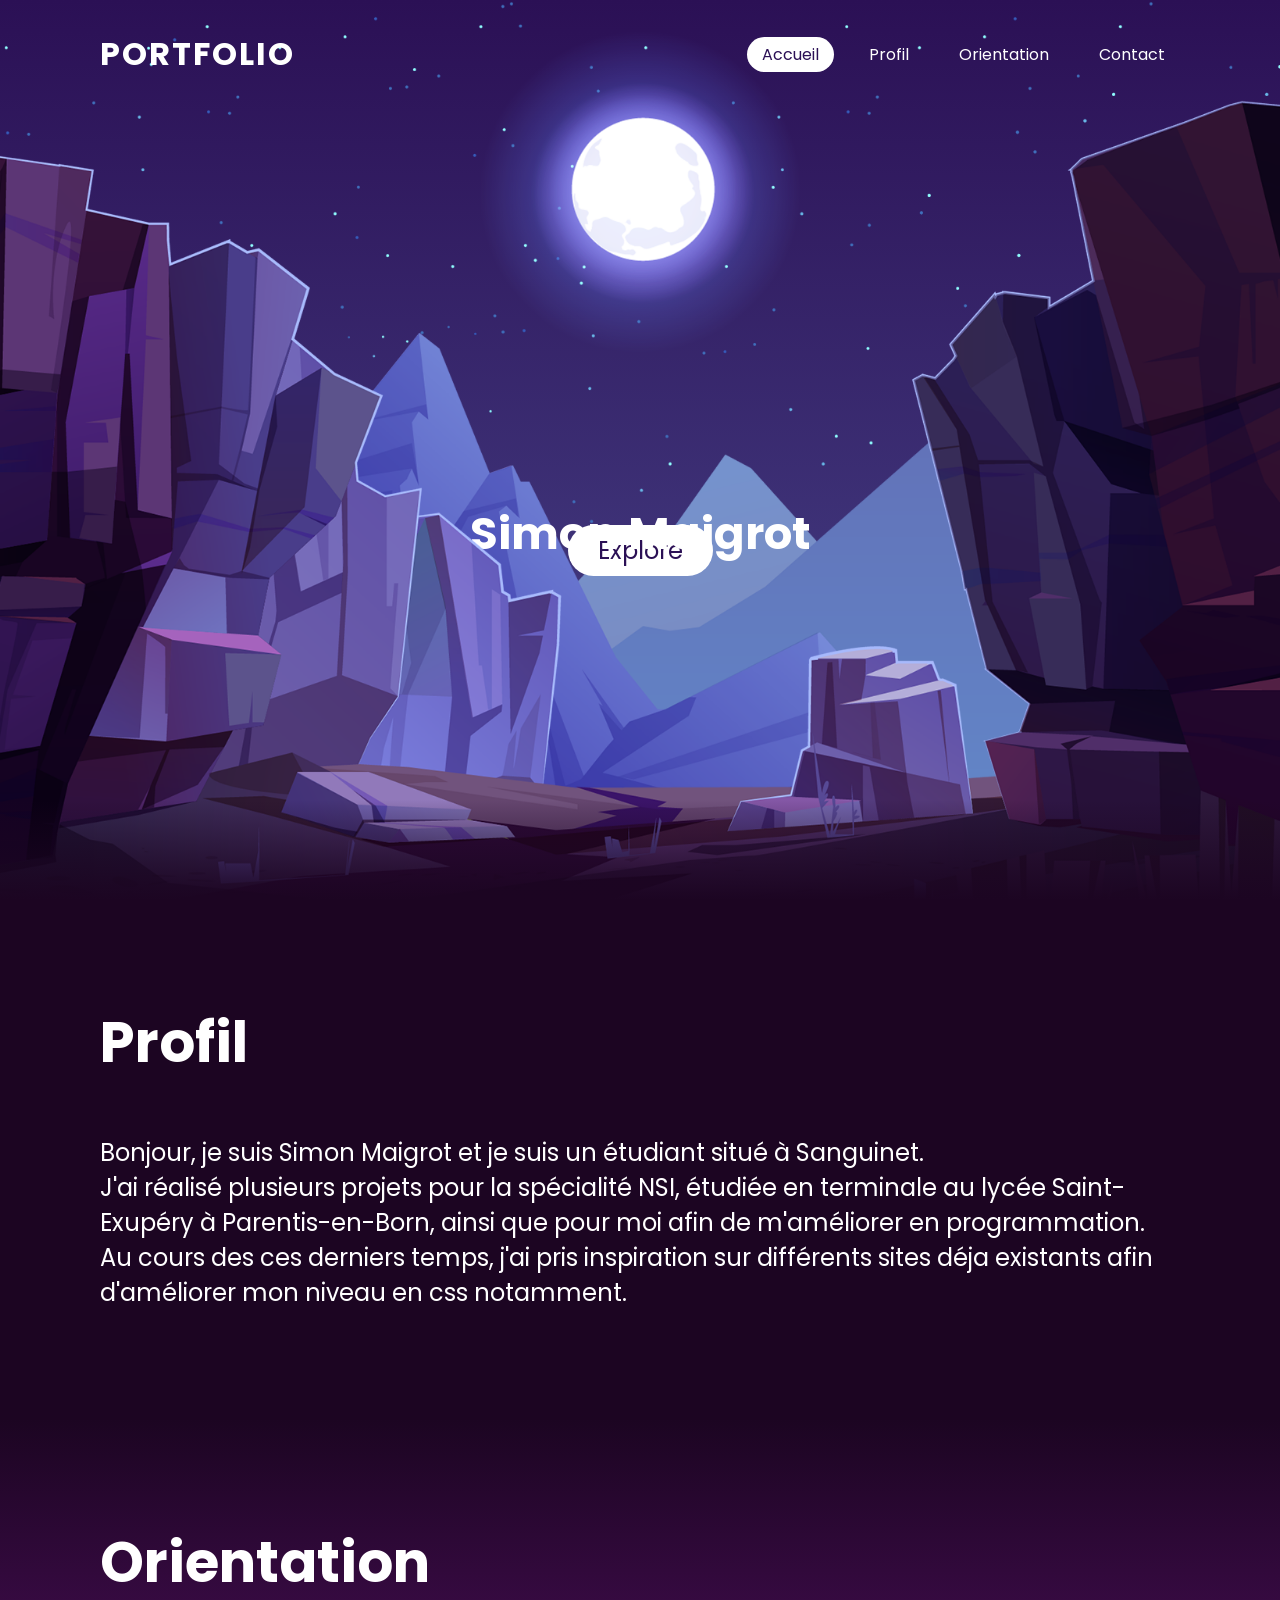
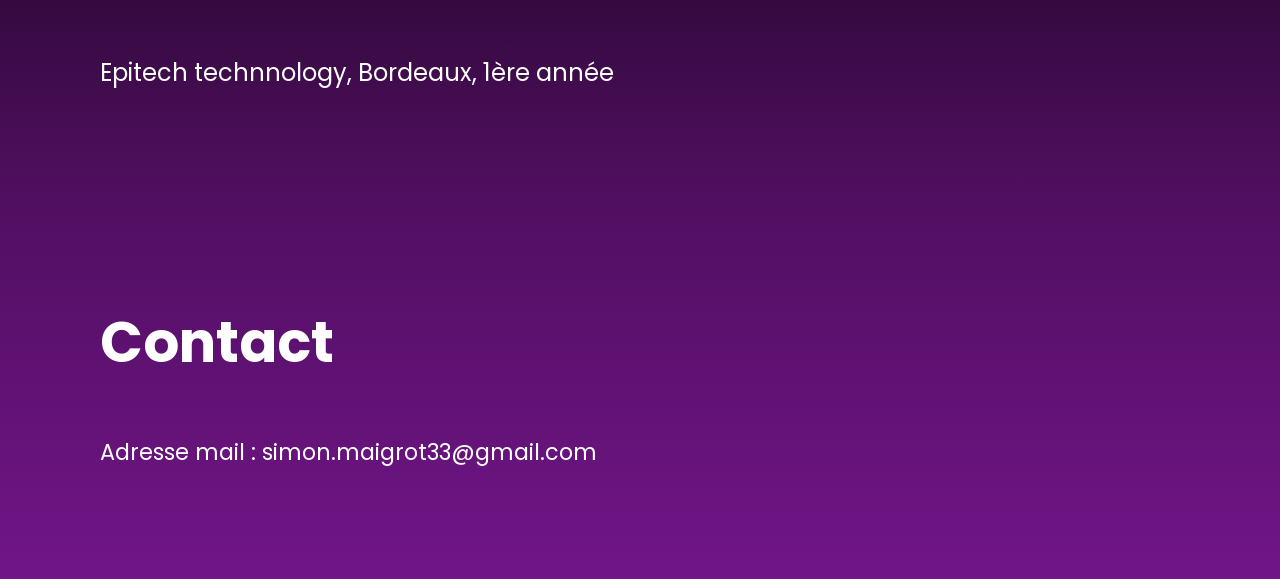
<file: index.html>
<!DOCTYPE html>
<html lang="fr">
<head>
    <meta charset="UTF-8">
    <meta http-equiv="X-UA-Compatible" content="IE=edge">
    <meta name="viewport" content="width=device-width, initial-scale=1.0">
    <link rel="stylesheet" href="style.css">
    <title>Portfolio</title>
</head>
<body>
    <header>
        <a href="#" class="logo">Portfolio</a>
        <ul>
            <li><a href="#" class="active">Accueil</a></li>
            <li><a href="#profil">Profil</a></li>
            <li><a href="#orientation">Orientation</a></li>
            <li><a href="#contact">Contact</a></li>
        </ul>
    </header>
    <section>
        <img src="assets/stars.png" id="stars">
        <img src="assets/moon.png" id="moon">
        <img src="assets/mountains_behind.png" id="mountains_behind">
        <h2 id="text">Simon Maigrot</h2>
        <a href="#profil" id="btn">Explore</a>
        <img src="assets/mountains_front.png" id="mountains_front">
    </section>
    <div class="profil" id="profil">
        <h2>Profil</h2>
        <p>Bonjour, je suis Simon Maigrot et je suis un étudiant situé à Sanguinet.<br> J'ai réalisé plusieurs projets pour la spécialité NSI, étudiée en terminale au lycée Saint-Exupéry à Parentis-en-Born, 
            ainsi que pour moi afin de m'améliorer en programmation.
            Au cours des ces derniers temps, j'ai pris inspiration sur différents 
            sites déja existants afin d'améliorer mon niveau en css notamment.</p>
    </div>
    <div class="orientation" id="orientation">
        <h2>Orientation</h2>
        <p>Epitech technnology, Bordeaux, 1ère année</p>
    </div>
    <div class="contact" id="contact">
        <h2>Contact</h2>
        <p>Adresse mail : simon.maigrot33@gmail.com</p>
    </div>
    <script>
        let stars = document.getElementById('stars');
        let moon = document.getElementById('moon');
        let mountains_behind = document.getElementById('mountains_behind');
        let text = document.getElementById('text');
        let btn = document.getElementById('btn');
        let mountains_front = document.getElementById('mountains_front');
        let header = document.querySelector('header');

        window.addEventListener('scroll', function() {
            let value = window.scrollY;
            stars.style.left = value  * 0.25 + 'px';
            moon.style.top = value  * 1.05 + 'px';
            mountains_behind.style.top = value  * 0.5 + 'px';
            mountains_front.style.top = value  * 0 + 'px';
            btn.style.marginTop = value * 1.5 + 'px';
            header.style.top = value * 0.5 + 'px';
            text.style.marginTop = value * 1.05 + 'px';
        })
    </script>
</body>
</html>
</file>
<file: style.css>
@import url('https://fonts.googleapis.com/css?family=Poppins:300,400,500,600,700,800,900&display=swap');

* {
    margin: 0;
    padding: 0;
    box-sizing: border-box;
    font-family: 'Poppins', sans-serif;
    scroll-behavior: smooth;
}

body {
    min-height: 100vh;
    overflow-x: hidden;
    background: linear-gradient(#2b1055, #7597de)
}

header {
    position: absolute;
    top: 0;
    left: 0;
    width: 100%;
    padding: 30px 100px;
    display: flex;
    justify-content: space-between;
    align-items: center;
    z-index: 10000;
}

header .logo {
    color: #fff;
    font-weight: 700;
    text-decoration: none;
    font-size: 2em;
    text-transform: uppercase;
    letter-spacing: 2px;
}

header ul {
    display: flex;
    justify-content: center;
    align-items: center;
}

header ul li {
    list-style: none;
    margin-left: 20px;
}

header ul li a {
    transition: 300ms;
    text-decoration: none;
    padding: 6px 15px;
    color: #fff;
    border-radius: 20px;
}

header ul li a:hover, header ul li a.active {
    background: #fff;
    color: #2b1055
}

section {
    position: relative;
    width: 100%;
    height: 100vh;
    padding: 100px;
    display: flex;
    justify-content: center;
    align-items: center;
    overflow: hidden;
}

section::before {
    content: '';
    position: absolute;
    bottom: 0;
    width: 100%;
    height: 100px;
    background: linear-gradient(to top, #1c0522, transparent);
    z-index: 1000;
}

section img {
    position: absolute;
    top: 0;
    left: 0;
    width: 100%;
    height: 100%;
    object-fit: cover;
    pointer-events: none;
}

section img#moon {
    mix-blend-mode: screen;
}

section img#mountains_front {
    z-index: 10;
}

#text {
    position: absolute;
    color: #fff;
    white-space: nowrap;
    font-size: 3.5vw;
    top: 500px;
    z-index: 9;
}

#btn {
    text-decoration: none;
    display: inline-block;
    padding: 8px 30px;
    border-radius: 40px;
    background: #fff;
    color: #2b1055;
    font-size: 1.5em;
    transform: translateY(100px);
}

.profil {
    position: relative;
    padding: 100px;
    background: #1c0522;
}

.profil h2 {
    font-size: 3.5em;
    margin-bottom: 10px;
    color: #fff
}

.profil p {
    margin-top: 50px;
    font-size: 1.5em;
    margin-bottom: 10px;
    color: #fff
}

.orientation {
    position: relative;
    padding: 100px;
    background: linear-gradient(#1c0522, #510f61);
}

.orientation h2 {
    font-size: 3.5em;
    margin-bottom: 10px;
    color: #fff
}

.orientation p {
    margin-top: 50px;
    font-size: 1.5em;
    margin-bottom: 10px;
    color: #fff
}

.contact {
    position: relative;
    padding: 100px;
    background: linear-gradient(#510f61, #711588);
}

.contact h2 {
    font-size: 3.5em;
    margin-bottom: 10px;
    color: #fff
}


.contact p {
    margin-top: 50px;
    font-size: 1.4em;
    margin-bottom: 10px;
    color: #fff
}
</file>
